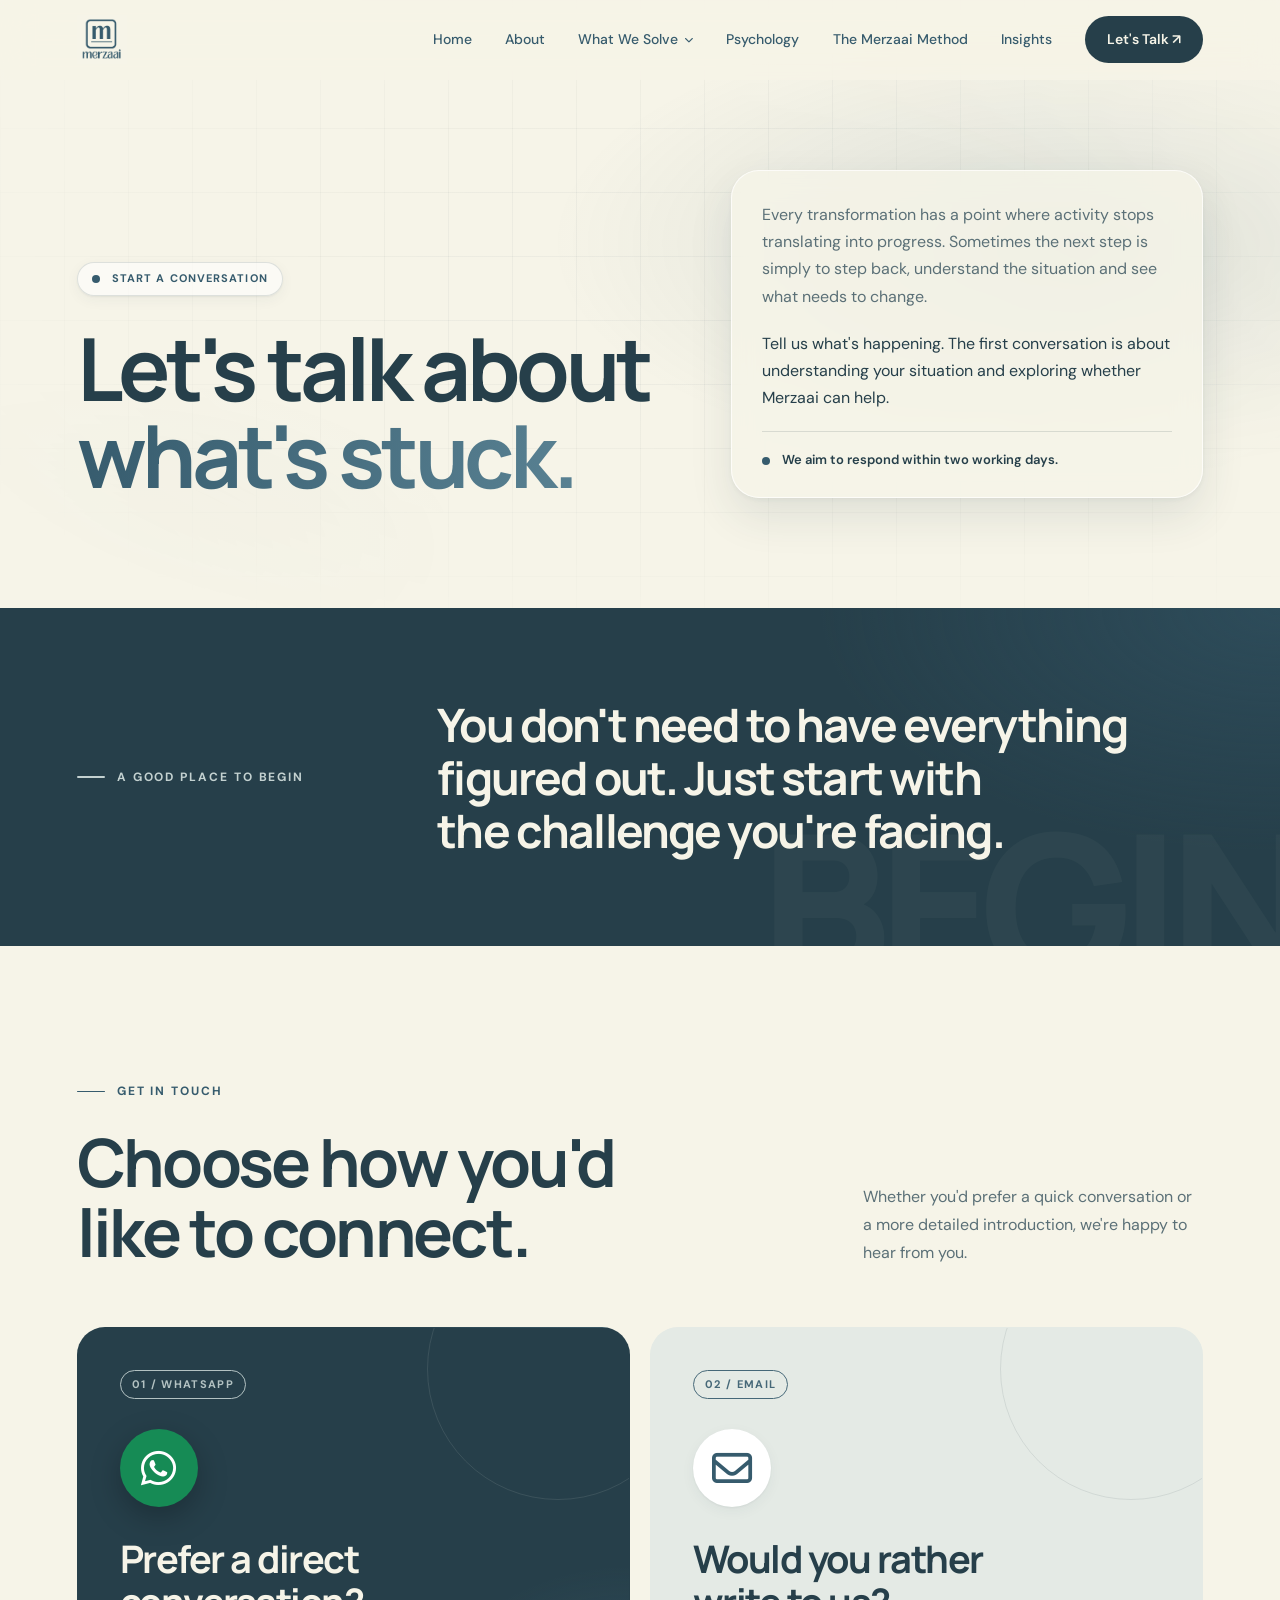
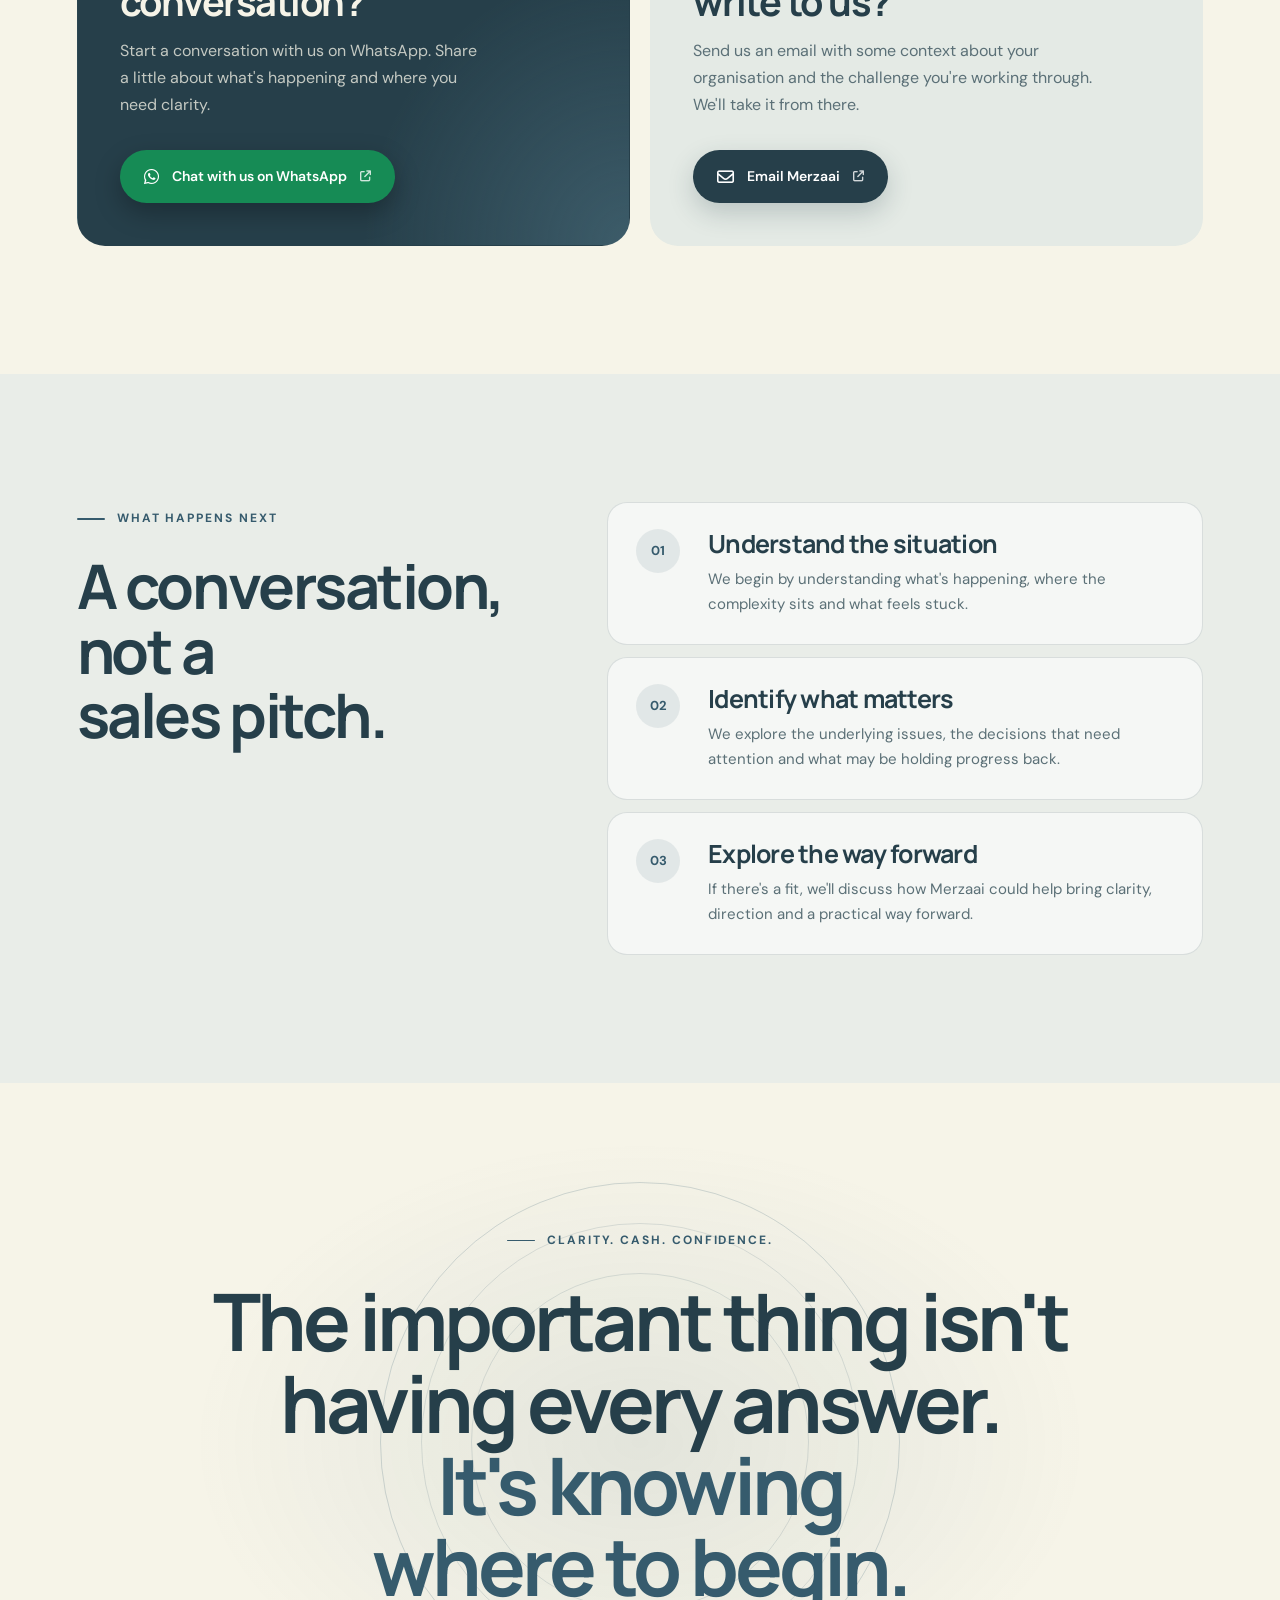
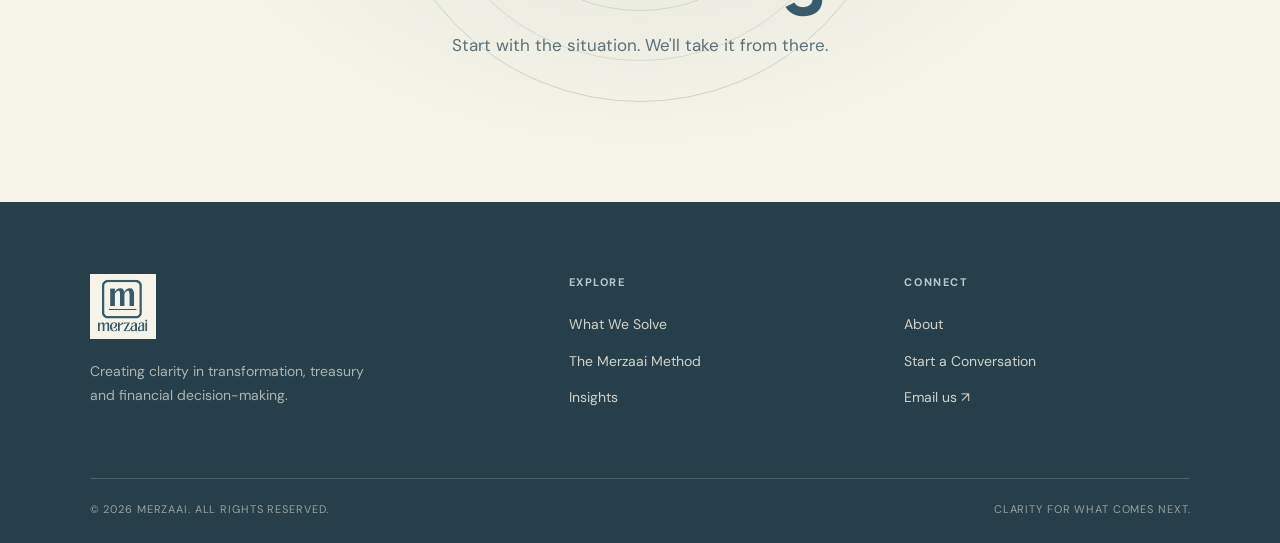
<file: contact.html>
<!DOCTYPE html>
<html lang="en">
<head>
<meta charset="UTF-8">
<meta name="viewport" content="width=device-width, initial-scale=1.0">
<meta name="description" content="Start a conversation with Merzaai. Bring clarity to your treasury, finance and transformation challenges.">
<meta name="theme-color" content="#F6F4E8">
<title>Contact | Merzaai</title>

<link rel="preconnect" href="https://fonts.googleapis.com">
<link rel="preconnect" href="https://fonts.gstatic.com" crossorigin>
<link href="https://fonts.googleapis.com/css2?family=DM+Sans:wght@400;500;600;700&family=Manrope:wght@400;500;600;700;800&display=swap" rel="stylesheet">

<!-- Font Awesome icons -->
<link rel="stylesheet" href="https://cdnjs.cloudflare.com/ajax/libs/font-awesome/6.7.2/css/all.min.css">

<link rel="stylesheet" href="styles/contact.css">



</head>

<body>

<div class="progress" id="progress"></div>

<!-- HEADER -->
<header class="header" id="header">
  <a href="/" class="brand" aria-label="Merzaai home">
    <img src="logo2.png" alt="Merzaai">
  </a>

  <button class="menu-toggle" id="menu-toggle" aria-label="Toggle navigation" aria-expanded="false">☰</button>

        <link rel="stylesheet" href="styles/nav-dropdown.css">

<nav class="nav" id="mainNav">
  <a href="/">Home</a>
  <a href="about">About</a>

  <div class="nav-drop">
    <a href="what-we-solve" class="nav-drop-toggle" aria-haspopup="true">
      What We Solve <i class="fa-solid fa-chevron-down nav-caret" aria-hidden="true"></i>
    </a>
    <div class="nav-drop-menu">
      <a href="transformation-clarity">
        <span class="nav-drop-ico"><i class="fa-solid fa-compass" aria-hidden="true"></i></span>
        <span>
          <strong>Transformation Clarity</strong>
          <small>When change is busy but stuck</small>
        </span>
      </a>
      <a href="treasury-transformation">
        <span class="nav-drop-ico"><i class="fa-solid fa-building-columns" aria-hidden="true"></i></span>
        <span>
          <strong>Treasury Transformation</strong>
          <small>When the operating model needs to catch up</small>
        </span>
      </a>
    </div>
  </div>

  <a href="the-psychology-of-transformation">Psychology</a>
  <a href="the-merzaai-method">The Merzaai Method</a>
  <a href="insights">Insights</a>
  <a href="contact" class="nav-cta">Let's Talk ↗</a>
</nav>
</header>

<main>

  <!-- HERO -->
  <section class="hero">
    <div class="container hero-grid">

      <div class="hero-content">
        <div class="eyebrow">Start a conversation</div>

        <h1>
          Let's talk about
          <em>what's stuck.</em>
        </h1>
      </div>

      <div class="hero-description">
        <p>
          Every transformation has a point where activity stops
          translating into progress. Sometimes the next step is simply
          to step back, understand the situation and see what needs
          to change.
        </p>

        <p>
          Tell us what's happening. The first conversation is about
          understanding your situation and exploring whether Merzaai
          can help.
        </p>

        <div class="response-note">
          <span class="response-dot"></span>
          We aim to respond within two working days.
        </div>
      </div>

    </div>
  </section>

  <!-- INTRO STRIP -->
  <section class="intro-strip">
    <div class="container intro-inner">

      <div class="intro-label">A good place to begin</div>

      <h2>
        You don't need to have everything figured out.
        Just start with the challenge you're facing.
      </h2>

    </div>
  </section>

  <!-- CONTACT OPTIONS -->
  <section class="contact-section section-padding">
    <div class="container">

      <div class="section-head reveal">
        <div>
          <div class="eyebrow">Get in touch</div>
          <h2 class="section-heading">Choose how you'd like to connect.</h2>
        </div>

        <p class="section-intro">
          Whether you'd prefer a quick conversation or a more detailed
          introduction, we're happy to hear from you.
        </p>
      </div>

      <div class="contact-options">

        <!-- WHATSAPP -->
        <article class="contact-option whatsapp reveal">

          <span class="contact-number">01 / WHATSAPP</span>

          <div class="contact-icon">
            <i class="fa-brands fa-whatsapp" aria-hidden="true"></i>
          </div>

          <h3>Prefer a direct conversation?</h3>

          <p>
            Start a conversation with us on WhatsApp.
            Share a little about what's happening and where
            you need clarity.
          </p>

          <a
            class="contact-link"
            href="https://wa.me/YOUR_WHATSAPP_NUMBER"
            target="_blank"
            rel="noopener noreferrer"
            aria-label="Chat with Merzaai on WhatsApp"
          >
            <i class="fa-brands fa-whatsapp" aria-hidden="true"></i>
            Chat with us on WhatsApp
            <i class="fa-solid fa-arrow-up-right-from-square external-icon" aria-hidden="true"></i>
          </a>

        </article>

        <!-- EMAIL -->
        <article class="contact-option reveal">

          <span class="contact-number">02 / EMAIL</span>

          <div class="contact-icon email">
            <i class="fa-regular fa-envelope" aria-hidden="true"></i>
          </div>

          <h3>Would you rather write to us?</h3>

          <p>
            Send us an email with some context about your
            organisation and the challenge you're working through.
            We'll take it from there.
          </p>

          <a
            class="contact-link"
            href="mailto:hello@merzaai.com?subject=Starting%20a%20Conversation%20with%20Merzaai"
            aria-label="Email Merzaai"
          >
            <i class="fa-regular fa-envelope" aria-hidden="true"></i>
            Email Merzaai
            <i class="fa-solid fa-arrow-up-right-from-square external-icon" aria-hidden="true"></i>
          </a>

        </article>

      </div>

    </div>
  </section>

  <!-- WHAT TO EXPECT -->
  <section class="expect-section section-padding">
    <div class="container expect-grid">

      <div class="expect-title reveal">
        <div class="eyebrow">What happens next</div>
        <h2>A conversation, not a sales pitch.</h2>
      </div>

      <div class="expect-content">

        <div class="expect-item reveal">
          <span>01</span>
          <div>
            <h3>Understand the situation</h3>
            <p>
              We begin by understanding what's happening,
              where the complexity sits and what feels stuck.
            </p>
          </div>
        </div>

        <div class="expect-item reveal">
          <span>02</span>
          <div>
            <h3>Identify what matters</h3>
            <p>
              We explore the underlying issues, the decisions
              that need attention and what may be holding progress back.
            </p>
          </div>
        </div>

        <div class="expect-item reveal">
          <span>03</span>
          <div>
            <h3>Explore the way forward</h3>
            <p>
              If there's a fit, we'll discuss how Merzaai could
              help bring clarity, direction and a practical way forward.
            </p>
          </div>
        </div>

      </div>

    </div>
  </section>

  <!-- CLOSING -->
  <section class="closing">
    <div class="cta-orbit"></div>
    <div class="container reveal">

      <div class="eyebrow">Clarity. Cash. Confidence.</div>

      <h2>
        The important thing isn't having every answer.
        <em>It's knowing where to begin.</em>
      </h2>

      <p>
        Start with the situation. We'll take it from there.
      </p>

    </div>
  </section>

</main>

<!-- FOOTER -->
<footer class="footer">
  <div class="footer-main">

    <div class="footer-brand">
      <a href="/" aria-label="Merzaai home">
        <img src="logo2.png" alt="Merzaai">
      </a>

      <p>
        Creating clarity in transformation, treasury
        and financial decision-making.
      </p>
    </div>

    <div class="footer-column">
      <small>Explore</small>
      <a href="what-we-solve">What We Solve</a>
      <a href="method">The Merzaai Method</a>
      <a href="insights">Insights</a>
    </div>

    <div class="footer-column">
      <small>Connect</small>
      <a href="about">About</a>
      <a href="contact">Start a Conversation</a>
      <a href="mailto:hello@merzaai.com">Email us ↗</a>
    </div>

  </div>

  <div class="footer-bottom">
    <span>© 2026 MERZAAI. ALL RIGHTS RESERVED.</span>
    <span>CLARITY FOR WHAT COMES NEXT.</span>
  </div>
</footer>


<script>
/* HEADER STATE + SCROLL PROGRESS */
(() => {
  const header = document.getElementById("header");
  const bar = document.getElementById("progress");

  if (!header || !bar) return;

  let ticking = false;

  const update = () => {
    const y = window.scrollY;

    header.classList.toggle("scrolled", y > 20);

    const max =
      document.documentElement.scrollHeight - window.innerHeight;

    bar.style.transform =
      `scaleX(${max > 0 ? Math.min(1, y / max) : 0})`;

    ticking = false;
  };

  window.addEventListener("scroll", () => {
    if (!ticking) {
      requestAnimationFrame(update);
      ticking = true;
    }
  }, { passive: true });

  update();
})();


/* MOBILE NAVIGATION — FIXED */
(() => {
  const menuButton = document.getElementById("menu-toggle");

  // Correct ID: HTML uses mainNav, not site-nav
  const nav = document.getElementById("mainNav");

  if (!menuButton || !nav) return;

  menuButton.addEventListener("click", () => {
    const open = nav.classList.toggle("open");

    menuButton.setAttribute("aria-expanded", String(open));
    menuButton.textContent = open ? "×" : "☰";
  });

  nav.querySelectorAll("a").forEach(link => {
    link.addEventListener("click", () => {
      nav.classList.remove("open");

      menuButton.setAttribute("aria-expanded", "false");
      menuButton.textContent = "☰";
    });
  });
})();


/* SCROLL REVEAL — FIXED */
(() => {
  const revealItems = document.querySelectorAll(".reveal");

  if (!revealItems.length) return;

  // Calculate staggered animation delays
  revealItems.forEach(el => {
    const siblings = [
      ...el.parentElement.children
    ].filter(c => c.classList.contains("reveal"));

    const index = siblings.indexOf(el);

    el.style.setProperty(
      "--d",
      `${Math.min(Math.max(index, 0), 5) * 0.08}s`
    );
  });

  // Fallback: show everything if IntersectionObserver
  // is unavailable
  if (!("IntersectionObserver" in window)) {
    revealItems.forEach(el => {
      el.classList.add("visible");
    });
    return;
  }

  try {
    const observer = new IntersectionObserver(entries => {
      entries.forEach(entry => {
        if (entry.isIntersecting) {
          entry.target.classList.add("visible");
          observer.unobserve(entry.target);
        }
      });
    }, {
      threshold: 0.05,
      rootMargin: "0px 0px -3% 0px"
    });

    revealItems.forEach(el => observer.observe(el));

  } catch (error) {
    // Never leave content hidden if animations fail
    revealItems.forEach(el => {
      el.classList.add("visible");
    });
  }
})();
</script>


</body>
</html>
</file>
<file: styles/contact.css>
:root {
  --primary: #365B6D;
  --secondary: #F6F4E8;
  --third: #263F4A;
  --paper: #F6F4E8;
  --ink: #263F4A;
  --line: rgba(38,63,74,.14);
  --muted: #5B7077;
  --mist: #E9EDE8;
  --wa: #168B55;
  --serif: "Manrope", sans-serif;
  --sans: "DM Sans", sans-serif;

  --radius-sm: 12px;
  --radius: 20px;
  --radius-lg: 28px;
  --ease: cubic-bezier(.22,.8,.24,1);
  --shadow-sm: 0 1px 2px rgba(38,63,74,.06), 0 4px 14px rgba(38,63,74,.05);
  --shadow-md: 0 2px 4px rgba(38,63,74,.05), 0 18px 44px rgba(38,63,74,.11);
  --shadow-lg: 0 4px 8px rgba(38,63,74,.06), 0 30px 70px rgba(38,63,74,.16);
}

* { box-sizing: border-box; margin: 0; padding: 0; }
html { scroll-behavior: smooth; scroll-padding-top: 90px; }

body {
  background: var(--paper);
  color: var(--ink);
  font-family: var(--sans);
  font-size: 16px;
  line-height: 1.6;
  overflow-x: hidden;
  -webkit-font-smoothing: antialiased;
  text-rendering: optimizeLegibility;
}

a { color: inherit; text-decoration: none; }
img { display: block; max-width: 100%; }
button { font: inherit; }
h1, h2, h3 { text-wrap: balance; }
p { text-wrap: pretty; }

::selection { background: var(--primary); color: var(--secondary); }
:focus-visible { outline: 2px solid var(--primary); outline-offset: 4px; border-radius: 6px; }

.container { width: min(1280px, 88%); margin-inline: auto; }

.progress {
  position: fixed; top: 0; left: 0;
  height: 3px; width: 100%;
  background: var(--primary);
  transform-origin: left; transform: scaleX(0);
  z-index: 200;
}

/* ---------- shared ---------- */

.eyebrow {
  display: inline-flex; align-items: center; gap: 12px;
  color: var(--primary);
  font-size: 12px; font-weight: 700;
  letter-spacing: .16em; text-transform: uppercase;
}
.eyebrow::before {
  content: ""; width: 28px; height: 1.5px;
  background: currentColor; border-radius: 2px;
}

.section-padding { padding-block: clamp(88px, 10vw, 150px); }

.section-heading {
  margin-top: 26px;
  font: 700 clamp(40px, 5.2vw, 70px)/1.05 var(--serif);
  letter-spacing: -.04em;
}
.section-heading em { color: var(--primary); font-style: normal; }

.section-intro { max-width: 340px; color: var(--muted); font-size: 16px; line-height: 1.75; }

/* ---------- header ---------- */

.header {
  position: fixed; top: 0; left: 0; right: 0;
  height: 80px;
  padding-inline: max(6%, calc((100vw - 1280px) / 2));
  display: flex; align-items: center; justify-content: space-between;
  background: rgba(246,244,232,.78);
  -webkit-backdrop-filter: saturate(160%) blur(16px);
  backdrop-filter: saturate(160%) blur(16px);
  border-bottom: 1px solid transparent;
  z-index: 100;
  transition: height .35s var(--ease), border-color .3s, box-shadow .3s, background .3s;
}
.header.scrolled {
  height: 68px;
  border-color: var(--line);
  background: rgba(246,244,232,.9);
  box-shadow: 0 8px 30px rgba(38,63,74,.06);
}

.brand img { width: 50px; max-height: 100px; object-fit: contain; object-position: left center; }

.nav { display: flex; align-items: center; gap: clamp(20px, 2.6vw, 38px); }

.nav a:not(.nav-cta) {
  position: relative;
  font-size: 14px; font-weight: 500;
  color: var(--primary);
  padding: 6px 0;
  transition: color .25s;
}
.nav a:not(.nav-cta)::after {
  content: ""; position: absolute; left: 0; bottom: 0;
  width: 100%; height: 1.5px;
  background: var(--third);
  transform: scaleX(0); transform-origin: right;
  transition: transform .35s var(--ease);
}
.nav a:not(.nav-cta):hover { color: var(--third); }
.nav a:not(.nav-cta):hover::after { transform: scaleX(1); transform-origin: left; }

.nav-cta {
  border-radius: 100px;
  padding: 12px 22px;
  background: var(--third);
  color: var(--secondary) !important;
  font-size: 14px; font-weight: 600;
  transition: background .3s, transform .3s var(--ease);
}
.nav-cta:hover { background: var(--primary); transform: translateY(-2px); }

.menu-toggle {
  display: none;
  width: 44px; height: 44px;
  background: none; border: 1px solid var(--line); border-radius: 50%;
  color: var(--third); font-size: 20px; cursor: pointer;
}

/* ---------- hero ---------- */

.hero {
  position: relative;
  padding: 170px 0 110px;
  overflow: hidden;
}
.hero::before {
  content: ""; position: absolute; inset: 0;
  background:
    radial-gradient(60% 55% at 85% 40%, rgba(54,91,109,.14), transparent 70%),
    radial-gradient(40% 40% at 8% 90%, rgba(54,91,109,.08), transparent 70%),
    linear-gradient(rgba(38,63,74,.045) 1px, transparent 1px) 0 0 / 64px 64px,
    linear-gradient(90deg, rgba(38,63,74,.045) 1px, transparent 1px) 0 0 / 64px 64px;
  -webkit-mask-image: radial-gradient(ellipse 85% 80% at 60% 45%, #000 30%, transparent 85%);
  mask-image: radial-gradient(ellipse 85% 80% at 60% 45%, #000 30%, transparent 85%);
  pointer-events: none;
}

.hero-grid { position: relative; z-index: 2; display: grid; grid-template-columns: 1.1fr .9fr; gap: clamp(40px, 6vw, 90px); align-items: end; }

.hero-content .eyebrow {
  padding: 7px 14px;
  background: rgba(255,255,255,.55);
  border: 1px solid var(--line);
  border-radius: 100px;
  font-size: 11px; letter-spacing: .1em;
  box-shadow: var(--shadow-sm);
}
.hero-content .eyebrow::before { width: 8px; height: 8px; border-radius: 50%; box-shadow: 0 0 0 0 rgba(54,91,109,.5); animation: pulse 2.4s infinite; }
@keyframes pulse {
  70% { box-shadow: 0 0 0 9px rgba(54,91,109,0); }
  100% { box-shadow: 0 0 0 0 rgba(54,91,109,0); }
}

.hero h1 {
  max-width: 760px;
  margin-top: 28px;
  font: 700 clamp(46px, 6.8vw, 96px)/1 var(--serif);
  letter-spacing: -.05em;
}
.hero h1 em {
  display: block;
  background: linear-gradient(100deg, var(--primary), #5E8798);
  -webkit-background-clip: text; background-clip: text;
  -webkit-text-fill-color: transparent;
  color: var(--primary);
  font-style: normal;
}

.hero-description {
  padding: 30px 30px 26px;
  background: rgba(246,244,232,.82);
  -webkit-backdrop-filter: blur(14px); backdrop-filter: blur(14px);
  border: 1px solid rgba(255,255,255,.7);
  border-radius: var(--radius-lg);
  box-shadow: var(--shadow-md);
}
.hero-description p { margin-bottom: 20px; color: var(--ink); font-size: 16px; line-height: 1.7; }
.hero-description p:first-child { color: var(--muted); }

.response-note {
  display: flex; align-items: center; gap: 12px;
  padding-top: 18px;
  border-top: 1px solid var(--line);
  color: var(--ink);
  font-size: 13px; font-weight: 600;
}
.response-dot {
  flex: none;
  width: 8px; height: 8px; border-radius: 50%;
  background: var(--primary);
  box-shadow: 0 0 0 0 rgba(54,91,109,.5);
  animation: pulse 2.4s infinite;
}

.hero-grid > * { opacity: 0; transform: translateY(25px); animation: rise .9s var(--ease) forwards; }
.hero-grid > *:nth-child(2) { animation-delay: .2s; }
@keyframes rise { to { opacity: 1; transform: none; } }

/* ---------- intro strip ---------- */

.intro-strip {
  position: relative; overflow: hidden;
  background: radial-gradient(60% 120% at 100% 0%, rgba(54,91,109,.45), transparent 60%), var(--third);
  color: var(--secondary);
  padding-block: clamp(70px, 7vw, 100px);
}
.intro-strip::after {
  content: "BEGIN";
  position: absolute; right: -2%; bottom: -40px;
  font: 800 clamp(100px, 16vw, 230px)/.8 var(--serif);
  letter-spacing: -.06em;
  color: rgba(246,244,232,.035);
  pointer-events: none;
}
.intro-inner { position: relative; z-index: 2; display: grid; grid-template-columns: .55fr 1.45fr; gap: 70px; align-items: center; }
.intro-label {
  display: inline-flex; align-items: center; gap: 12px;
  color: #C3D1D0;
  font-size: 12px; font-weight: 700; letter-spacing: .16em; text-transform: uppercase;
}
.intro-label::before { content: ""; width: 28px; height: 1.5px; background: currentColor; border-radius: 2px; }
.intro-strip h2 { max-width: 820px; font: 700 clamp(28px, 3.6vw, 50px)/1.15 var(--serif); letter-spacing: -.04em; }

/* ---------- contact options ---------- */

.contact-section { background: var(--paper); }

.section-head { display: flex; justify-content: space-between; align-items: flex-end; gap: 40px; margin-bottom: 60px; }
.section-head .section-heading { max-width: 700px; }

.contact-options { display: grid; grid-template-columns: repeat(2, 1fr); gap: 20px; }

.contact-option {
  min-height: 460px;
  padding: 42px;
  display: flex; flex-direction: column; align-items: flex-start;
  background: #E4EAE5;
  border: 1px solid transparent;
  border-radius: var(--radius-lg);
  position: relative; overflow: hidden;
  transition: transform .5s var(--ease), box-shadow .5s var(--ease), background .3s;
}
.contact-option:hover { transform: translateY(-6px); box-shadow: var(--shadow-lg); }

.contact-option.whatsapp {
  background: radial-gradient(80% 90% at 100% 100%, rgba(94,135,152,.4), transparent 60%), var(--third);
  color: var(--secondary);
}

.contact-option::after {
  content: ""; position: absolute;
  width: 260px; height: 260px;
  right: -60px; top: -90px;
  border: 1px solid currentColor; border-radius: 50%;
  opacity: .1; pointer-events: none;
}

.contact-number {
  padding: 5px 11px;
  border: 1px solid currentColor; border-radius: 100px;
  color: var(--primary);
  font-size: 11px; font-weight: 700; letter-spacing: .12em;
  opacity: .9;
}
.whatsapp .contact-number { color: #C3D1D0; }

.contact-icon {
  width: 78px; height: 78px;
  margin: 30px 0;
  display: grid; place-items: center;
  border-radius: 50%;
  background: #fff;
  color: var(--wa);
  font-size: 40px;
  box-shadow: var(--shadow-sm);
  transition: transform .5s var(--ease);
}
.contact-option:hover .contact-icon { transform: scale(1.06) rotate(-4deg); }
.contact-icon.email { color: var(--primary); }
.whatsapp .contact-icon { background: var(--wa); color: #fff; box-shadow: 0 10px 30px rgba(0,0,0,.25); }

.contact-option h3 { margin-bottom: 14px; font: 700 clamp(28px, 3vw, 38px)/1.12 var(--serif); letter-spacing: -.04em; }
.contact-option > p { max-width: 400px; margin-bottom: 32px; color: var(--muted); font-size: 16px; line-height: 1.7; }
.whatsapp > p { color: rgba(246,244,232,.76); }

.contact-link {
  display: inline-flex; align-items: center; gap: 13px;
  margin-top: auto;
  padding: 15px 24px;
  background: var(--third); color: #fff;
  border-radius: 100px;
  font-size: 14px; font-weight: 600;
  box-shadow: 0 10px 26px rgba(38,63,74,.22);
  transition: transform .35s var(--ease), background .3s, box-shadow .35s var(--ease), gap .3s var(--ease);
}
.contact-link:hover { transform: translateY(-3px); background: var(--primary); gap: 19px; box-shadow: 0 16px 34px rgba(38,63,74,.28); }
.contact-link i { font-size: 17px; }
.contact-link .external-icon { font-size: 11px; opacity: .8; }

.whatsapp .contact-link { background: var(--wa); box-shadow: 0 10px 26px rgba(0,0,0,.28); }
.whatsapp .contact-link:hover { background: #117444; }

/* ---------- what to expect ---------- */

.expect-section { background: var(--mist); }

.expect-grid { display: grid; grid-template-columns: .85fr 1.15fr; gap: clamp(50px, 7vw, 100px); align-items: start; }
.expect-title { position: sticky; top: 120px; }
.expect-title h2 { margin-top: 26px; font: 700 clamp(40px, 4.8vw, 66px)/1.05 var(--serif); letter-spacing: -.04em; }

.expect-content { display: grid; gap: 12px; }

.expect-item {
  display: grid; grid-template-columns: 52px 1fr; gap: 20px; align-items: start;
  padding: 26px 28px;
  background: rgba(255,255,255,.55);
  border: 1px solid var(--line);
  border-radius: var(--radius);
  transition: background .35s, transform .4s var(--ease), box-shadow .4s var(--ease), border-color .3s;
}
.expect-item:hover { background: #fff; transform: translateX(8px); box-shadow: var(--shadow-md); border-color: transparent; }

.expect-item > span {
  width: 44px; height: 44px;
  display: grid; place-items: center;
  border-radius: 50%;
  background: rgba(54,91,109,.1); color: var(--primary);
  font: 700 13px var(--sans);
  transition: background .3s, color .3s;
}
.expect-item:hover > span { background: var(--primary); color: var(--secondary); }
.expect-item h3 { margin-bottom: 8px; font: 700 clamp(20px, 2vw, 25px)/1.2 var(--serif); letter-spacing: -.03em; }
.expect-item p { max-width: 520px; color: var(--muted); font-size: 15px; line-height: 1.7; }

/* ---------- closing ---------- */

.closing {
  position: relative; overflow: hidden;
  padding: clamp(100px, 11vw, 150px) 0;
  text-align: center;
  background: radial-gradient(50% 60% at 50% 50%, rgba(54,91,109,.1), transparent 70%), var(--paper);
}
.cta-orbit {
  position: absolute; width: 520px; height: 520px;
  border: 1px solid rgba(54,91,109,.2); border-radius: 50%;
  top: 50%; left: 50%; transform: translate(-50%,-50%);
  animation: spin 60s linear infinite;
  pointer-events: none;
}
.cta-orbit::before, .cta-orbit::after { content: ""; position: absolute; inset: 40px; border: 1px solid rgba(54,91,109,.15); border-radius: 50%; }
.cta-orbit::after { inset: 90px; }
@keyframes spin { to { transform: translate(-50%,-50%) rotate(360deg); } }

.closing .container { position: relative; z-index: 2; }
.closing .eyebrow { justify-content: center; }
.closing h2 { max-width: 950px; margin: 30px auto 24px; font: 700 clamp(42px, 6.2vw, 86px)/1.03 var(--serif); letter-spacing: -.05em; }
.closing h2 em { display: block; color: var(--primary); font-style: normal; }
.closing p { max-width: 500px; margin: 0 auto; color: var(--muted); font-size: 17px; line-height: 1.75; }

/* ---------- footer ---------- */

.footer { background: var(--third); color: var(--secondary); padding: 72px max(7%, calc((100vw - 1280px) / 2)) 24px; }
.footer-main { display: grid; grid-template-columns: 1.5fr 1fr 1fr; gap: 50px; padding-bottom: 70px; }
.footer-brand img { display: block; width: 100px; height: auto; max-height: 65px; object-fit: contain; object-position: left center; }
.footer-brand p { max-width: 300px; margin-top: 20px; color: rgba(246,244,232,.65); font-size: 14px; line-height: 1.75; }

.footer-column { display: flex; flex-direction: column; align-items: flex-start; gap: 14px; }
.footer-column small { margin-bottom: 8px; color: #B9C9CD; font-size: 11px; font-weight: 700; letter-spacing: .14em; text-transform: uppercase; }
.footer-column a { color: rgba(246,244,232,.82); font-size: 14px; transition: color .2s, transform .3s var(--ease); }
.footer-column a:hover { color: #fff; transform: translateX(4px); }

.footer-bottom { display: flex; justify-content: space-between; gap: 20px; padding-top: 22px; border-top: 1px solid rgba(246,244,232,.18); color: rgba(246,244,232,.55); font-size: 11px; letter-spacing: .08em; }

/* ---------- reveal ---------- */

.reveal { opacity: 0; transform: translateY(32px); transition: opacity .9s ease, transform .9s var(--ease); transition-delay: var(--d, 0s); }
.reveal.visible { opacity: 1; transform: translateY(0); }
.contact-option.reveal.visible { transition: opacity .9s ease, transform .5s var(--ease), box-shadow .5s var(--ease), background .3s; }
.reveal.visible.contact-option:hover { transform: translateY(-6px); }
.expect-item.reveal.visible { transition: opacity .9s ease, transform .4s var(--ease), background .35s, box-shadow .4s var(--ease), border-color .3s; }
.reveal.visible.expect-item:hover { transform: translateX(8px); }

/* ---------- responsive ---------- */

@media (max-width: 800px) {
  .header { height: 72px; padding-inline: 6%; }
  .header.scrolled { height: 64px; }
  .menu-toggle { display: block; }

  .nav {
    position: absolute; top: 100%; left: 3%; right: 3%;
    flex-direction: column; align-items: stretch; gap: 0;
    padding: 12px 22px 22px;
    background: rgba(246,244,232,.97);
    border: 1px solid var(--line); border-radius: var(--radius);
    box-shadow: var(--shadow-lg);
    opacity: 0; visibility: hidden; transform: translateY(-10px);
    transition: .3s;
  }
  .nav.open { opacity: 1; visibility: visible; transform: translateY(0); }
  .nav a:not(.nav-cta) { padding: 14px 0; font-size: 16px; }
  .nav a:not(.nav-cta)::after { display: none; }
  .nav-cta { text-align: center; margin-top: 10px; }

  .hero { padding: 130px 0 80px; }
  .hero-grid { grid-template-columns: 1fr; gap: 35px; }
  .hero-description { max-width: 560px; }

  .intro-inner { grid-template-columns: 1fr; gap: 24px; }

  .section-head { flex-direction: column; align-items: flex-start; }
  .contact-options { grid-template-columns: 1fr; }

  .expect-grid { grid-template-columns: 1fr; gap: 40px; }
  .expect-title { position: static; }

  .footer-main { grid-template-columns: 1fr 1fr; }
  .footer-brand { grid-column: span 2; }
}

@media (max-width: 540px) {
  .hero { padding-top: 115px; }
  .hero h1 { font-size: clamp(44px, 13vw, 62px); }
  .hero-description { padding: 24px 22px 22px; }

  .contact-option { min-height: 400px; padding: 30px; }
  .contact-icon { width: 70px; height: 70px; font-size: 36px; margin: 24px 0; }
  .contact-link { width: 100%; justify-content: center; }

  .expect-item { grid-template-columns: 40px 1fr; gap: 14px; padding: 20px; }
  .expect-item > span { width: 38px; height: 38px; }

  .cta-orbit { width: 340px; height: 340px; }

  .footer-main { gap: 35px 20px; }
  .footer-bottom { flex-direction: column; line-height: 1.8; }
}

@media (prefers-reduced-motion: reduce) {
  html { scroll-behavior: auto; }
  *, *::before, *::after { animation: none !important; transition-duration: .01ms !important; }
  .reveal, .hero-grid > * { opacity: 1; transform: none; }
}

@media (max-width: 768px) {
  .intro-strip::after {
    display: none;
    content: none;
  }
}
</file>
<file: styles/nav-dropdown.css>
@import url("https://cdnjs.cloudflare.com/ajax/libs/font-awesome/6.5.2/css/all.min.css");


.nav-drop { position: relative; }

.nav .nav-drop-toggle { display: inline-flex; align-items: center; gap: 6px; }
.nav-caret { font-size: 9px; transition: transform .3s var(--ease); }
.nav-drop:hover .nav-caret,
.nav-drop:focus-within .nav-caret { transform: rotate(180deg); }

/* keeps the menu open while the mouse moves down to it */
.nav-drop::after {
  content: ""; position: absolute; left: 0; right: 0; top: 100%; height: 14px;
}

.nav-drop-menu {
  position: absolute; z-index: 120;
  top: calc(100% + 12px); left: 50%;
  width: 280px; padding: 6px;
  background: #fff;
  border: 1px solid var(--line);
  border-radius: 16px;
  box-shadow: 0 16px 40px rgba(38,63,74,.12);
  opacity: 0; visibility: hidden;
  transform: translate(-50%, 6px);
  transition: opacity .2s, transform .25s var(--ease), visibility .2s;
}
.nav-drop:hover .nav-drop-menu,
.nav-drop:focus-within .nav-drop-menu {
  opacity: 1; visibility: visible;
  transform: translate(-50%, 0);
}

.nav .nav-drop-menu a {
  display: flex; align-items: center; gap: 12px;
  padding: 10px 12px;
  border-radius: 10px;
  white-space: normal;
  transition: background .2s;
}
.nav .nav-drop-menu a::after { display: none; }
.nav .nav-drop-menu a:hover { background: var(--mist); }

.nav-drop-ico {
  flex: none;
  width: 34px; height: 34px;
  display: grid; place-items: center;
  border-radius: 9px;
  background: var(--mist);
  color: var(--primary);
  font-size: 14px;
  transition: background .2s, color .2s;
}
.nav .nav-drop-menu a:hover .nav-drop-ico { background: var(--primary); color: #fff; }

.nav-drop-menu strong {
  display: block;
  color: var(--third);
  font: 600 14px/1.3 var(--serif);
}
.nav-drop-menu small {
  display: block; margin-top: 2px;
  color: var(--muted);
  font-size: 12px; font-weight: 400; line-height: 1.4;
}


@media (max-width: 768px) {

  .nav.open .nav-drop {
    width: 100%;
  }

  /* Parent link */
  .nav.open .nav-drop-toggle {
    display: block;
    width: 100%;
  }

  /* Hide dropdown arrow on mobile */
  .nav.open .nav-caret {
    display: none;
  }

  /* Always display submenu */
  .nav.open .nav-drop-menu {
    position: static;
    width: 100%;
    margin: 8px 0 12px 8px;
    padding: 4px 0 4px 16px;

    background: none;
    border: none;
    border-left: 2px solid var(--line);
    border-radius: 0;
    box-shadow: none;

    opacity: 1;
    visibility: visible;
    transform: none;
    max-height: none;
    overflow: visible;
  }

  /* Subpage links */
  .nav.open .nav-drop-menu a {
    display: flex;
    align-items: center;
    gap: 10px;
    padding: 9px 0;
    background: none;
  }

  .nav.open .nav-drop-menu a:hover {
    background: none;
  }

  /* Smaller icons */
  .nav.open .nav-drop-ico {
    width: 28px;
    height: 28px;
    font-size: 11px;
  }

  .nav.open .nav-drop-menu strong {
    font-size: 13px;
  }

  .nav.open .nav-drop-menu small {
    font-size: 11px;
  }

  .nav.open .nav-drop::after {
    display: none;
  }
}
</file>
